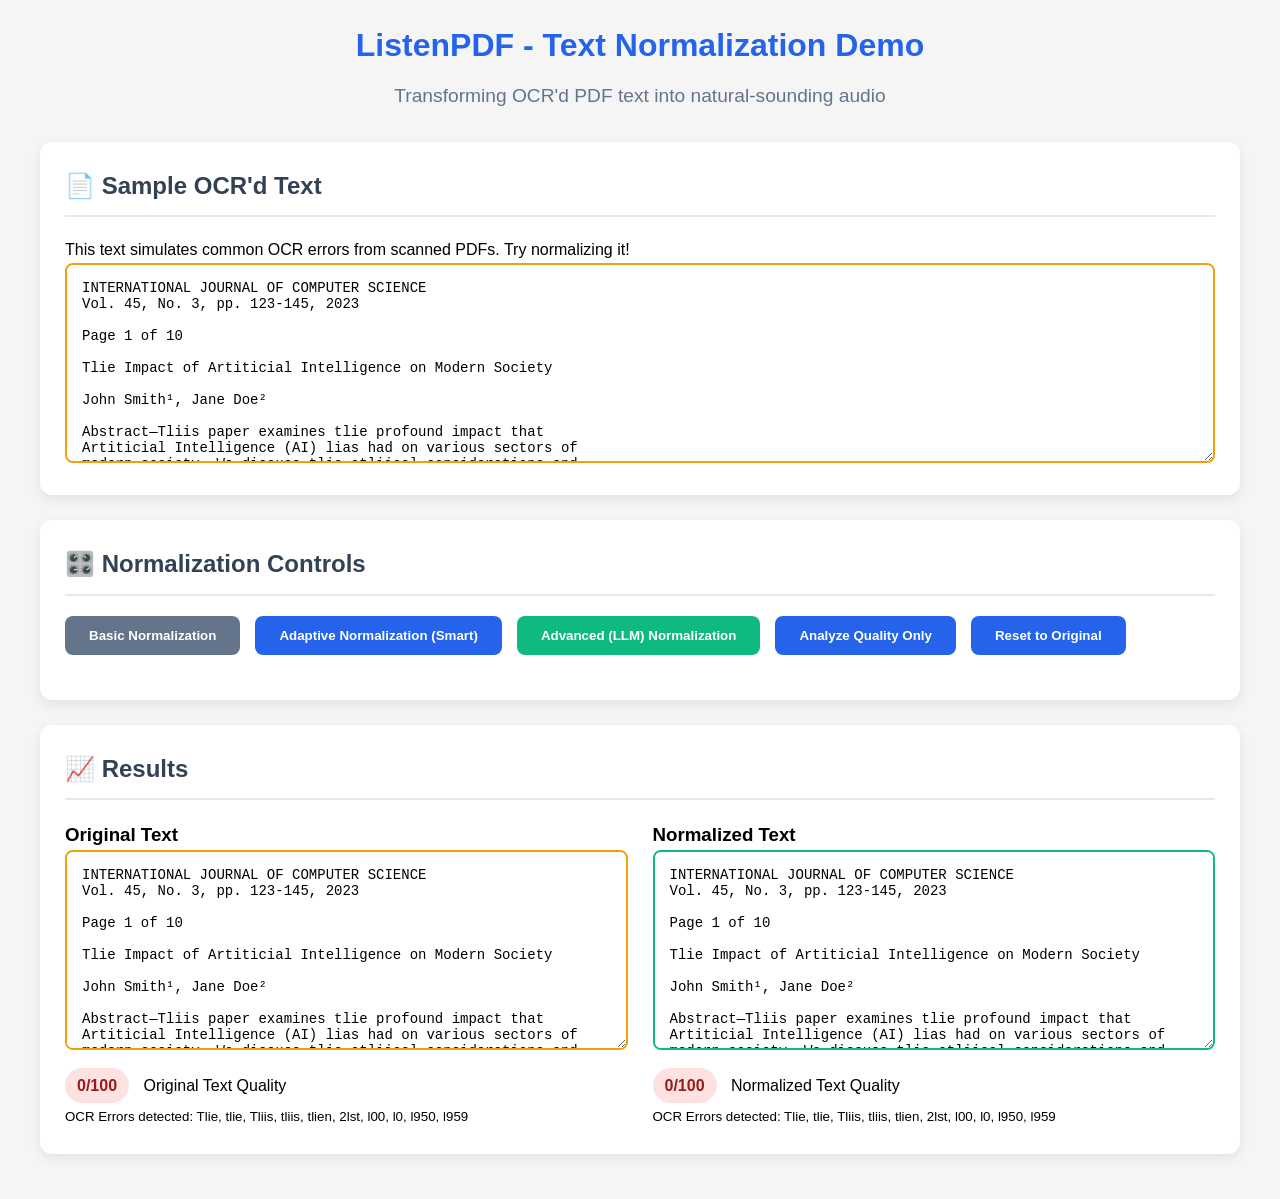
<file: demo.html>
<!DOCTYPE html>
<html lang="en">
<head>
  <meta charset="UTF-8">
  <meta name="viewport" content="width=device-width, initial-scale=1.0">
  <title>ListenPDF - Text Normalization Demo</title>
  <style>
    * { box-sizing: border-box; margin: 0; padding: 0; }
    body { font-family: -apple-system, BlinkMacSystemFont, "Segoe UI", Roboto, sans-serif; line-height: 1.6; padding: 20px; background: #f5f5f5; }
    .container { max-width: 1200px; margin: 0 auto; }
    header { text-align: center; margin-bottom: 30px; }
    h1 { color: #2563eb; margin-bottom: 10px; }
    .tagline { color: #64748b; font-size: 1.2rem; }
    
    .demo-section { 
      background: white; 
      border-radius: 12px; 
      padding: 25px; 
      margin-bottom: 25px; 
      box-shadow: 0 4px 12px rgba(0,0,0,0.08);
    }
    
    h2 { color: #334155; margin-bottom: 20px; border-bottom: 2px solid #e2e8f0; padding-bottom: 10px; }
    
    .text-area { 
      width: 100%; 
      height: 200px; 
      padding: 15px; 
      border: 2px solid #e2e8f0; 
      border-radius: 8px; 
      font-family: monospace; 
      font-size: 14px; 
      resize: vertical;
    }
    
    .text-area.normalized { border-color: #10b981; }
    .text-area.original { border-color: #f59e0b; }
    
    .controls { 
      display: flex; 
      gap: 15px; 
      margin: 20px 0; 
      flex-wrap: wrap;
    }
    
    button { 
      background: #2563eb; 
      color: white; 
      border: none; 
      padding: 12px 24px; 
      border-radius: 8px; 
      cursor: pointer; 
      font-weight: 600;
      transition: background 0.2s;
    }
    
    button:hover { background: #1d4ed8; }
    button.secondary { background: #64748b; }
    button.success { background: #10b981; }
    
    .results-grid { 
      display: grid; 
      grid-template-columns: 1fr 1fr; 
      gap: 25px; 
      margin-top: 20px;
    }
    
    @media (max-width: 768px) {
      .results-grid { grid-template-columns: 1fr; }
    }
    
    .quality-score { 
      background: #f0f9ff; 
      border: 1px solid #bae6fd; 
      border-radius: 8px; 
      padding: 15px; 
      margin: 15px 0;
    }
    
    .score-badge { 
      display: inline-block; 
      padding: 5px 12px; 
      border-radius: 20px; 
      font-weight: bold; 
      margin-right: 10px;
    }
    
    .score-good { background: #d1fae5; color: #065f46; }
    .score-medium { background: #fef3c7; color: #92400e; }
    .score-poor { background: #fee2e2; color: #991b1b; }
    
    .correction-list { 
      background: #f8fafc; 
      border-radius: 8px; 
      padding: 15px; 
      margin-top: 15px; 
      max-height: 200px; 
      overflow-y: auto;
    }
    
    .correction-item { 
      padding: 8px; 
      border-bottom: 1px solid #e2e8f0; 
      font-family: monospace;
    }
    
    .correction-item:last-child { border-bottom: none; }
  </style>
  <script src="text-quality-scorer.js"></script>
  <script src="text-normalizer.js"></script>
</head>
<body>
  <div class="container">
    <header>
      <h1>ListenPDF - Text Normalization Demo</h1>
      <p class="tagline">Transforming OCR'd PDF text into natural-sounding audio</p>
    </header>
    
    <section class="demo-section">
      <h2>📄 Sample OCR'd Text</h2>
      <p>This text simulates common OCR errors from scanned PDFs. Try normalizing it!</p>
      
      <textarea id="sampleText" class="text-area original">
INTERNATIONAL JOURNAL OF COMPUTER SCIENCE
Vol. 45, No. 3, pp. 123-145, 2023

Page 1 of 10

Tlie Impact of Artiticial Intelligence on Modern Society

John Smith¹, Jane Doe²

Abstract—Tliis paper examines tlie profound impact that 
Artiticial Intelligence (AI) lias had on various sectors of 
modern society. We discuss tlie etliical considerations and 
tlie potential risks associated with rapid AI development.

I. INTRODUCTION

Artiticial Intelligence lias become one of tlie most 
transformative technologies of tlie 2lst century. From 
healthcare to transportation, AI systems are revolutionizing 
how we live and work. However, tliis rapid advancement 
raises important questions about etliics, privacy, and 
employment.

In tliis paper, we provide a comprehensive analysis of 
tlie current state of AI and its societal implications. We 
begin by reviewing tlie historical development of AI, 
tlien examine its applications across different industries, 
and finally discuss tlie etliical challenges that must be 
addressed.

II. HISTORICAL BACKGROUND

Tlie concept of artiticial intelligence dates back to tlie 
l950s, when computer scientists tirst began exploring tlie 
idea of creating machines that could mimic human 
intelligence. Early pioneers like Alan Turing and John 
McCarthy laid tlie groundwork for what would become 
one of tlie most exciting fields in computer science.

Page 2

III. METHODOLOGY

Our study employed a mixed-methods approacli, 
combining quantitative analysis of industry data with 
qualitative interviews of experts in tlie field. We collected 
data lrom over l00 companies across l0 different sectors 
and conducted interviews with 25 AI researchers and 
industry leaders.

IV. RESULTS AND DISCUSSION

A. Positive Impacts

AI lias led to significant improvements in efficiency and 
productivity across multiple industries. In healthcare, 
AI-powered diagnostic tools can detect diseases earlier 
and more accurately than human doctors. In 
manufacturing, predictive maintenance algorithms reduce 
downtime and save companies millions of dollars.

B. Negative Impacts

Despite its benefits, AI also presents several challenges. 
Job displacement is a major concern, as automation 
replaces human workers in certain tasks. Algorithmic bias 
is another critical issue, as AI systems can perpetuate and 
amplify existing societal biases.

V. CONCLUSION

Artiticial Intelligence represents both tremendous 
opportunity and significant risk. As we continue to 
develop more advanced AI systems, it is crucial that we 
prioritize etliical considerations and implement 
appropriate safeguards. Future research should focus on 
developing transparent, accountable, and fair AI systems 
that benefit all of humanity.

REFERENCES

[1] A. Turing, "Computing Machinery and Intelligence," 
Mind, vol. 59, no. 236, pp. 433-460, l950.

[2] J. McCarthy, "Programs with Common Sense," 
Proceedings of the Teddington Conference on the 
Mechanization of Thought Processes, l959.
      </textarea>
    </section>
    
    <section class="demo-section">
      <h2>🎛️ Normalization Controls</h2>
      <div class="controls">
        <button onclick="testBasicNormalization()" class="secondary">Basic Normalization</button>
        <button onclick="testAdaptiveNormalization()">Adaptive Normalization (Smart)</button>
        <button onclick="testAdvancedNormalization()" class="success">Advanced (LLM) Normalization</button>
        <button onclick="analyzeOnly()">Analyze Quality Only</button>
        <button onclick="resetText()">Reset to Original</button>
      </div>
      
      <div class="quality-score" id="qualityScore" style="display: none;">
        <h3>📊 Text Quality Analysis</h3>
        <div id="scoreDisplay"></div>
        <div id="correctionsNeeded"></div>
      </div>
    </section>
    
    <section class="demo-section">
      <h2>📈 Results</h2>
      <div class="results-grid">
        <div>
          <h3>Original Text</h3>
          <textarea id="originalText" class="text-area original" readonly></textarea>
          <div id="originalScore" style="margin-top: 10px;"></div>
        </div>
        <div>
          <h3>Normalized Text</h3>
          <textarea id="normalizedText" class="text-area normalized" readonly></textarea>
          <div id="normalizedScore" style="margin-top: 10px;"></div>
        </div>
      </div>
      
      <div id="correctionsList" class="correction-list" style="display: none;">
        <h4>Corrections Applied:</h4>
        <div id="correctionsContent"></div>
      </div>
    </section>
  </div>
  
  <script>
    const sampleText = document.getElementById('sampleText');
    const originalText = document.getElementById('originalText');
    const normalizedText = document.getElementById('normalizedText');
    const qualityScoreDiv = document.getElementById('qualityScore');
    const scoreDisplay = document.getElementById('scoreDisplay');
    const correctionsNeeded = document.getElementById('correctionsNeeded');
    const originalScoreDiv = document.getElementById('originalScore');
    const normalizedScoreDiv = document.getElementById('normalizedScore');
    const correctionsList = document.getElementById('correctionsList');
    const correctionsContent = document.getElementById('correctionsContent');
    
    let currentText = sampleText.value;
    let normalizer = new TextNormalizer();
    let qualityScorer = new TextQualityScorer();
    
    function updateDisplays(original, normalized, corrections = []) {
      originalText.value = original;
      normalizedText.value = normalized;
      
      const origAnalysis = qualityScorer.analyze(original);
      const normAnalysis = qualityScorer.analyze(normalized);
      
      // Update scores
      originalScoreDiv.innerHTML = getScoreHTML(origAnalysis, 'Original');
      normalizedScoreDiv.innerHTML = getScoreHTML(normAnalysis, 'Normalized');
      
      // Show corrections if any
      if (corrections.length > 0) {
        correctionsContent.innerHTML = corrections.map(c => 
          `<div class="correction-item">${c}</div>`
        ).join('');
        correctionsList.style.display = 'block';
      } else {
        correctionsList.style.display = 'none';
      }
    }
    
    function getScoreHTML(analysis, label) {
      let scoreClass = 'score-good';
      if (analysis.score < 70) scoreClass = 'score-medium';
      if (analysis.score < 50) scoreClass = 'score-poor';
      
      return `
        <div>
          <span class="score-badge ${scoreClass}">${analysis.score}/100</span>
          ${label} Text Quality
          ${analysis.ocrErrors.length > 0 ? 
            `<br><small>OCR Errors detected: ${analysis.ocrErrors.join(', ')}</small>` : ''}
        </div>
      `;
    }
    
    function analyzeOnly() {
      const text = sampleText.value;
      const analysis = qualityScorer.analyze(text);
      
      scoreDisplay.innerHTML = `
        <div style="margin-bottom: 10px;">
          <span class="score-badge ${analysis.score >= 70 ? 'score-good' : analysis.score >= 50 ? 'score-medium' : 'score-poor'}">
            ${analysis.score}/100
          </span>
          Overall Quality Score
        </div>
        <div style="margin-bottom: 5px;"><strong>Word Count:</strong> ${analysis.wordCount}</div>
        <div style="margin-bottom: 5px;"><strong>Common Words:</strong> ${analysis.commonWordCount} (${Math.round(analysis.commonWordRatio * 100)}%)</div>
        ${analysis.ocrErrors.length > 0 ? 
          `<div style="margin-bottom: 5px;"><strong>OCR Errors Found:</strong> ${analysis.ocrErrors.join(', ')}</div>` : ''}
        ${analysis.uncommonPatterns.length > 0 ? 
          `<div><strong>Unusual Patterns:</strong> ${analysis.uncommonPatterns.slice(0, 5).join(', ')}${analysis.uncommonPatterns.length > 5 ? '...' : ''}</div>` : ''}
      `;
      
      correctionsNeeded.innerHTML = analysis.needsNormalization ? 
        '<div style="color: #dc2626; font-weight: bold;">⚠️ This text needs normalization for better audio quality.</div>' :
        '<div style="color: #059669; font-weight: bold;">✓ Text quality is good for audio conversion.</div>';
      
      qualityScoreDiv.style.display = 'block';
      updateDisplays(text, text);
    }
    
    function testBasicNormalization() {
      const text = sampleText.value;
      const normalized = normalizer.normalize(text, {
        fixOCR: true,
        expandAbbr: false,
        formatParagraphs: true,
        adaptive: false
      });
      
      updateDisplays(text, normalized);
      showSuccess('Basic normalization applied');
    }
    
    function testAdaptiveNormalization() {
      const text = sampleText.value;
      const normalized = normalizer.normalize(text, {
        fixOCR: true,
        expandAbbr: false,
        formatParagraphs: true,
        adaptive: true
      });
      
      updateDisplays(text, normalized);
      showSuccess('Adaptive (smart) normalization applied');
    }
    
    async function testAdvancedNormalization() {
      const text = sampleText.value;
      
      try {
        showLoading('Using LLM for advanced normalization...');
        const normalized = await normalizer.advancedNormalize(text, {
          fixOCR: true,
          expandAbbr: false
        });
        
        updateDisplays(text, normalized);
        showSuccess('Advanced LLM normalization applied');
      } catch (error) {
        console.error('LLM normalization failed:', error);
        alert('LLM normalization failed. Falling back to adaptive normalization.');
        testAdaptiveNormalization();
      }
    }
    
    function resetText() {
      sampleText.value = currentText;
      updateDisplays(currentText, currentText);
      qualityScoreDiv.style.display = 'none';
      correctionsList.style.display = 'none';
      showSuccess('Reset to original text');
    }
    
    function showSuccess(message) {
      const alert = document.createElement('div');
      alert.style.cssText = `
        position: fixed;
        top: 20px;
        right: 20px;
        background: #10b981;
        color: white;
        padding: 12px 20px;
        border-radius: 8px;
        box-shadow: 0 4px 12px rgba(0,0,0,0.15);
        z-index: 1000;
        animation: slideIn 0.3s ease;
      `;
      alert.textContent = message;
      document.body.appendChild(alert);
      
      setTimeout(() => {
        alert.style.animation = 'slideOut 0.3s ease';
        setTimeout(() => document.body.removeChild(alert), 300);
      }, 3000);
    }
    
    function showLoading(message) {
      const loading = document.createElement('div');
      loading.style.cssText = `
        position: fixed;
        top: 20px;
        right: 20px;
        background: #f59e0b;
        color: white;
        padding: 12px 20px;
        border-radius: 8px;
        box-shadow: 0 4px 12px rgba(0,0,0,0.15);
        z-index: 1000;
        animation: slideIn 0.3s ease;
      `;
      loading.innerHTML = `<span style="margin-right: 10px;">⏳</span>${message}`;
      document.body.appendChild(loading);
      
      return loading;
    }
    
    // Add CSS animations
    const style = document.createElement('style');
    style.textContent = `
      @keyframes slideIn {
        from { transform: translateX(100%); opacity: 0; }
        to { transform: translateX(0); opacity: 1; }
      }
      @keyframes slideOut {
        from { transform: translateX(0); opacity: 1; }
        to { transform: translateX(100%); opacity: 0; }
      }
    `;
    document.head.appendChild(style);
    
    // Initialize
    updateDisplays(currentText, currentText);
  </script>
</body>
</html>
</file>
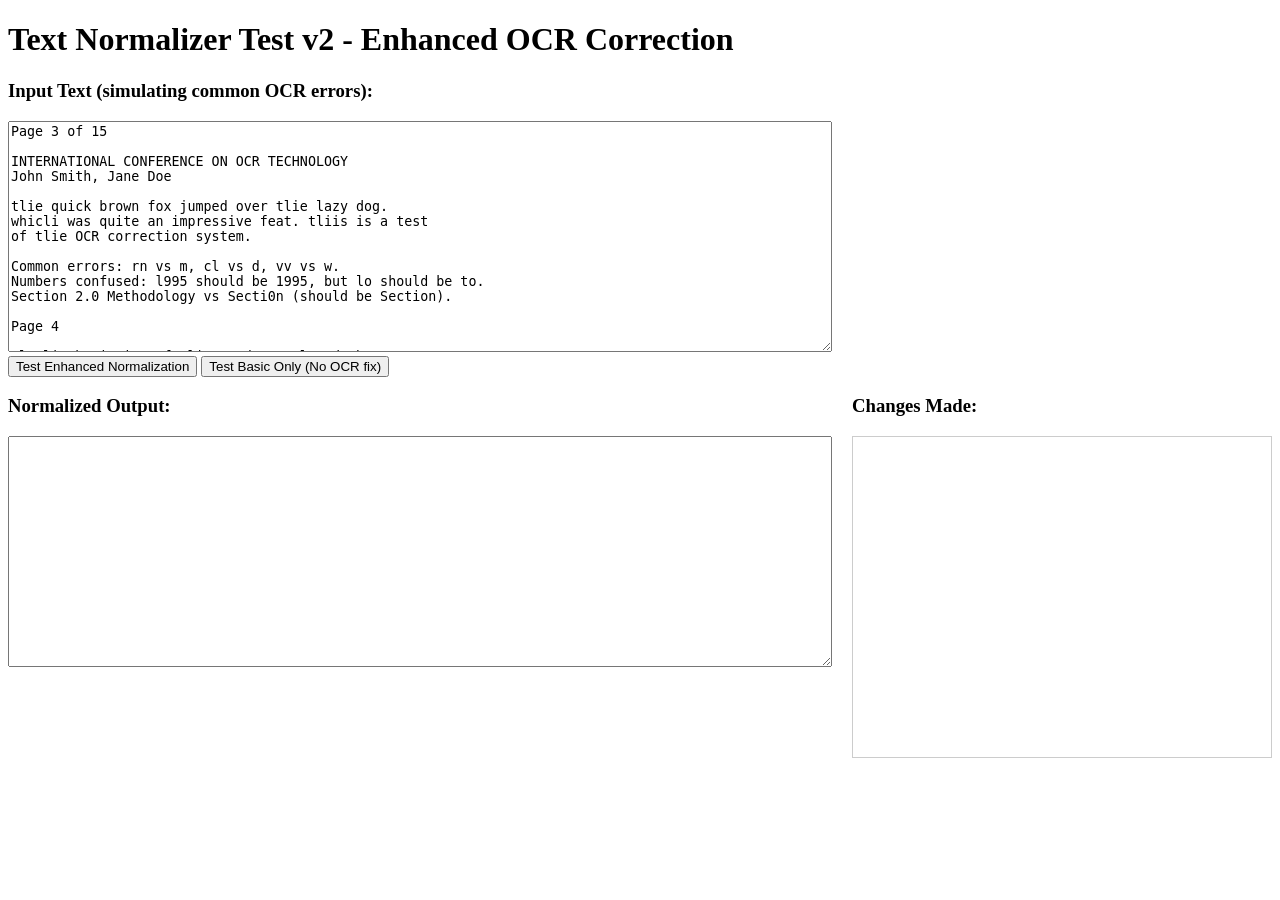
<file: test-normalizer-v2.html>
<!DOCTYPE html>
<html lang="en">
<head>
  <meta charset="UTF-8">
  <meta name="viewport" content="width=device-width, initial-scale=1.0">
  <title>Text Normalizer Test v2</title>
  <script src="text-normalizer.js"></script>
</head>
<body>
  <h1>Text Normalizer Test v2 - Enhanced OCR Correction</h1>
  
  <div>
    <h3>Input Text (simulating common OCR errors):</h3>
    <textarea id="inputText" rows="15" cols="100">
Page 3 of 15

INTERNATIONAL CONFERENCE ON OCR TECHNOLOGY
John Smith, Jane Doe

tlie quick brown fox jumped over tlie lazy dog.
whicli was quite an impressive feat. tliis is a test
of tlie OCR correction system.

Common errors: rn vs m, cl vs d, vv vs w.
Numbers confused: l995 should be 1995, but lo should be to.
Section 2.0 Methodology vs Secti0n (should be Section).

Page 4

Al tlie beginning of tlie study, we lound that
notlring worked as expected. We had to go lrom
scratch and rebuild evervlhing.

The year was l995 when digital OCR became popular.
In Chapter l, we discuss tlie basics. In Chapter 2,
we cover advanced topics.

Header: Journal of Computer Science
Footer: Page 4 of 15

This is a hyphen-
ated word that should be joined across line breaks.

Multiple   spaces   should   be   fixed. And
line breaks in the middle of sentences should
be handled properly.

e.g., abbreviations like etc. and i.e. can be expanded.
    </textarea>
  </div>
  
  <div>
    <button onclick="testNormalization()">Test Enhanced Normalization</button>
    <button onclick="testBasicOnly()">Test Basic Only (No OCR fix)</button>
  </div>
  
  <div style="display: flex; gap: 20px;">
    <div style="flex: 1;">
      <h3>Normalized Output:</h3>
      <textarea id="outputText" rows="15" cols="100" readonly></textarea>
    </div>
    <div style="flex: 1;">
      <h3>Changes Made:</h3>
      <div id="changesList" style="border: 1px solid #ccc; padding: 10px; height: 300px; overflow-y: auto; font-family: monospace;"></div>
    </div>
  </div>
  
  <script>
    function highlightChanges(original, normalized) {
      const changes = [];
      const origWords = original.split(/\s+/);
      const normWords = normalized.split(/\s+/);
      
      for (let i = 0; i < Math.max(origWords.length, normWords.length); i++) {
        const orig = origWords[i] || '';
        const norm = normWords[i] || '';
        
        if (orig !== norm && orig && norm) {
          changes.push(`${orig} → ${norm}`);
        }
      }
      
      return changes;
    }
    
    function testNormalization() {
      const input = document.getElementById('inputText').value;
      const normalizer = new TextNormalizer();
      
      // Test enhanced normalization
      const normalized = normalizer.normalize(input, {
        fixOCR: true,
        expandAbbr: true,
        formatParagraphs: true
      });
      
      document.getElementById('outputText').value = normalized;
      
      // Show changes
      const changes = highlightChanges(input, normalized);
      document.getElementById('changesList').innerHTML = 
        changes.length > 0 
          ? changes.map(c => `<div>${c}</div>`).join('')
          : '<div>No changes detected</div>';
    }
    
    function testBasicOnly() {
      const input = document.getElementById('inputText').value;
      const normalizer = new TextNormalizer();
      
      // Test without OCR fixes
      const normalized = normalizer.normalize(input, {
        fixOCR: false,
        expandAbbr: false,
        formatParagraphs: true
      });
      
      document.getElementById('outputText').value = normalized;
      
      // Show changes
      const changes = highlightChanges(input, normalized);
      document.getElementById('changesList').innerHTML = 
        changes.length > 0 
          ? changes.map(c => `<div>${c}</div>`).join('')
          : '<div>No changes detected</div>';
    }
    
    // Run test on load
    window.onload = testNormalization;
  </script>
</body>
</html>
</file>
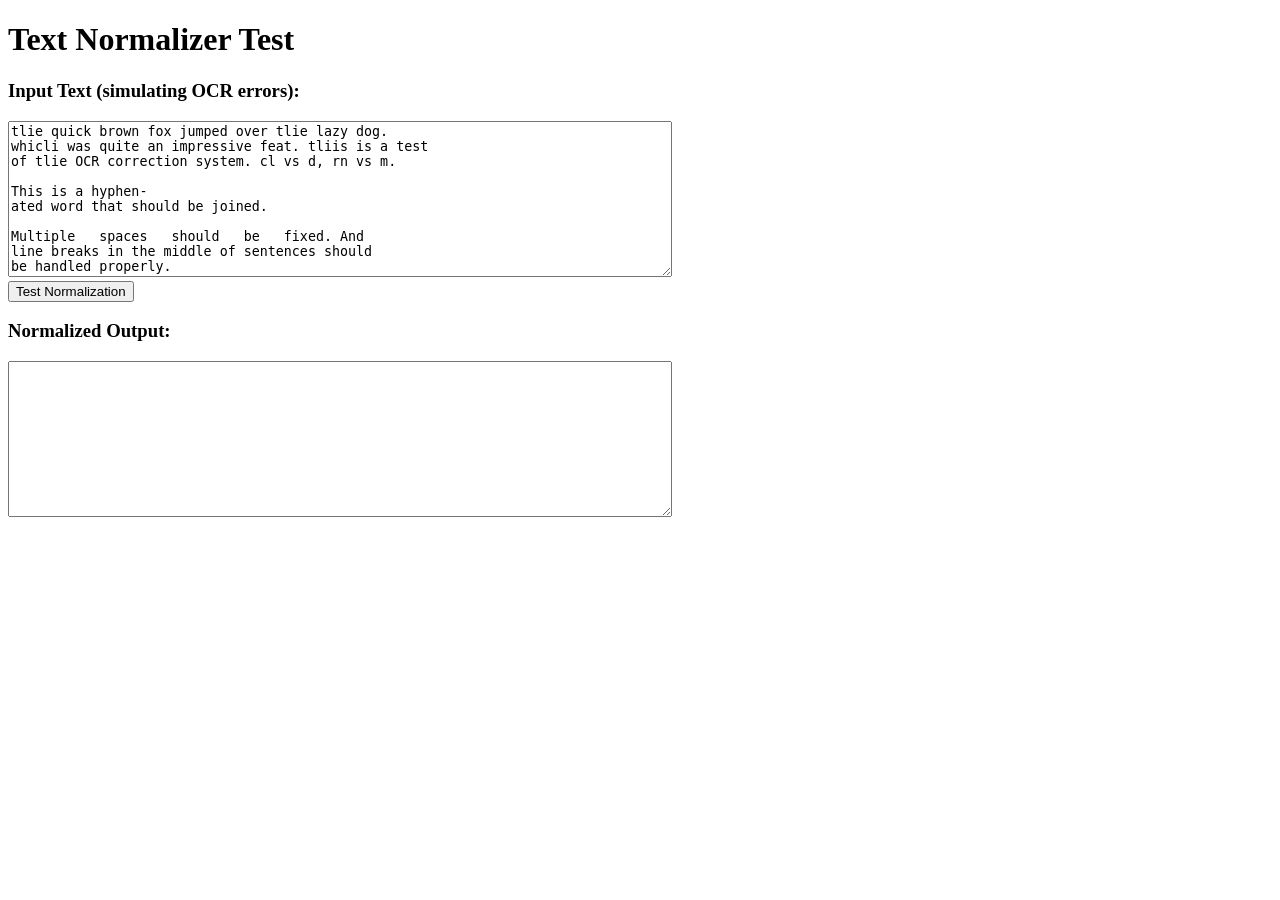
<file: test-normalizer.html>
<!DOCTYPE html>
<html lang="en">
<head>
  <meta charset="UTF-8">
  <meta name="viewport" content="width=device-width, initial-scale=1.0">
  <title>Text Normalizer Test</title>
  <script src="text-normalizer.js"></script>
</head>
<body>
  <h1>Text Normalizer Test</h1>
  
  <div>
    <h3>Input Text (simulating OCR errors):</h3>
    <textarea id="inputText" rows="10" cols="80">
tlie quick brown fox jumped over tlie lazy dog.
whicli was quite an impressive feat. tliis is a test
of tlie OCR correction system. cl vs d, rn vs m.

This is a hyphen-
ated word that should be joined.

Multiple   spaces   should   be   fixed. And
line breaks in the middle of sentences should
be handled properly.

e.g., abbreviations like etc. and i.e. can be expanded.
    </textarea>
  </div>
  
  <div>
    <button onclick="testNormalization()">Test Normalization</button>
  </div>
  
  <div>
    <h3>Normalized Output:</h3>
    <textarea id="outputText" rows="10" cols="80" readonly></textarea>
  </div>
  
  <script>
    function testNormalization() {
      const input = document.getElementById('inputText').value;
      const normalizer = new TextNormalizer();
      
      // Test basic normalization
      const normalized = normalizer.normalize(input, {
        fixOCR: true,
        expandAbbr: true,
        formatParagraphs: true
      });
      
      document.getElementById('outputText').value = normalized;
    }
    
    // Run test on load
    window.onload = testNormalization;
  </script>
</body>
</html>
</file>
